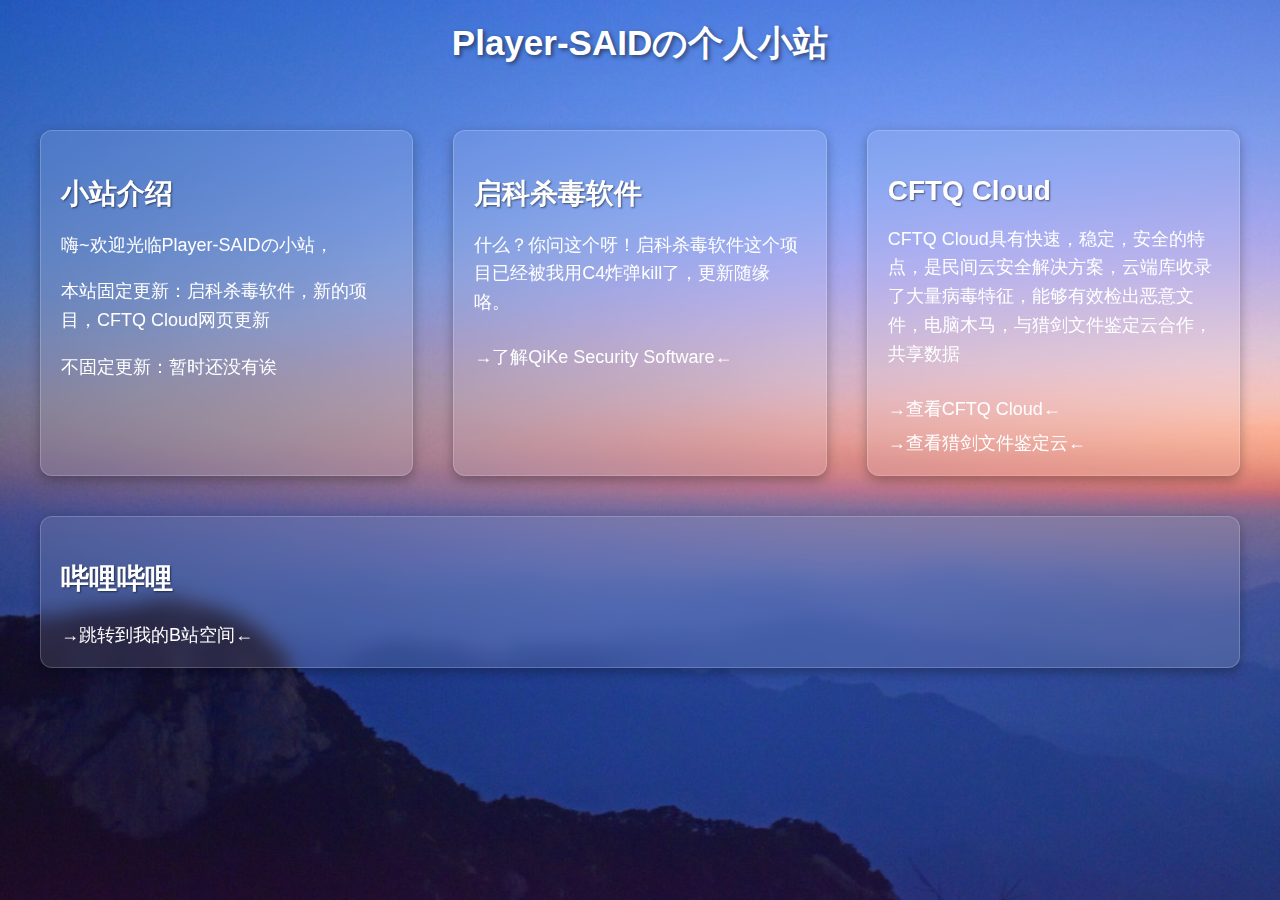
<file: index.html>
<!DOCTYPE html>
<html lang="zh">
<head>
    <meta charset="UTF-8">
    <meta name="viewport" content="width=device-width, initial-scale=1.0">
    <title>Player-SAIDの小站</title>
    <style>
        /* 全局样式 */
        body {
            font-family: Arial, Helvetica, sans-serif;
            margin: 0;
            padding: 0;
            background-image: url('wallpaper.jpg');
            background-size: cover;
            background-repeat: no-repeat;
            background-attachment: fixed; /* 背景图片固定 */
            color: white;
        }

        /* 标题样式 */
        .title {
            text-align: center;
            font-size: 35px;
            color: white;
            text-shadow: 2px 2px 4px rgba(0, 0, 0, 0.5); /* 添加文字阴影 */
            margin-top: 20px;
        }

        /* 主要内容区域 */
        .main-content {
            display: flex;
            flex-wrap: wrap;
            justify-content: space-around;
            padding: 20px;
        }

        /* 卡片样式 */
        .section {
            flex: 1 1 300px;
            margin: 20px;
            padding: 20px;
            background: rgba(255, 255, 255, 0.1); /* 半透明背景 */
            border: 1px solid rgba(255, 255, 255, 0.2);
            border-radius: 12px;
            box-shadow: 0 4px 12px rgba(0, 0, 0, 0.3);
            backdrop-filter: blur(10px); /* 毛玻璃效果 */
            transition: transform 0.3s ease, box-shadow 0.3s ease;
        }

        .section:hover {
            transform: translateY(-10px); /* 悬停时上移 */
            box-shadow: 0 8px 20px rgba(0, 0, 0, 0.5);
        }

        /* 文字样式 */
        .块内文字 {
            font-size: 18px;
            line-height: 1.6;
            color: white;
            font-family: 'Segoe UI', Tahoma, Geneva, Verdana, sans-serif;
        }

        /* 标题样式 */
        .h2 {
            color: white;
            font-size: 28px;
            margin-bottom: 15px;
            text-shadow: 1px 1px 2px rgba(0, 0, 0, 0.5);
        }

        /* 链接样式 */
        .链接样式 {
            color: white;
            text-decoration: none;
            font-size: 18px;
            font-family: 'Segoe UI', Tahoma, Geneva, Verdana, sans-serif;
            transition: color 0.3s ease;
            display: inline-block;
            margin-top: 10px;
        }

        .链接样式:hover {
            color: #00ccff; /* 悬停时变色 */
            text-decoration: underline;
        }

        /* 响应式设计 */
        @media (max-width: 768px) {
            .section {
                flex: 1 1 100%;
                margin: 10px 0;
            }

            .title {
                font-size: 28px;
            }

            .h2 {
                font-size: 24px;
            }

            .块内文字 {
                font-size: 16px;
            }

            .链接样式 {
                font-size: 16px;
            }
        }
    </style>
</head>
<body>
    <div class="header">
        <h1 class="title">Player-SAIDの个人小站</h1>
    </div>
    <div class="main-content">
        <!-- 小站介绍 -->
        <div class="section">
            <h2 class="h2">小站介绍</h2>
            <p class="块内文字">嗨~欢迎光临Player-SAIDの小站，</p>
            <p class="块内文字">本站固定更新：启科杀毒软件，新的项目，CFTQ Cloud网页更新</p>
            <p class="块内文字">不固定更新：暂时还没有诶</p>
        </div>

        <!-- 启科杀毒软件 -->
        <div class="section">
            <h2 class="h2">启科杀毒软件</h2>
            <p class="块内文字">什么？你问这个呀！启科杀毒软件这个项目已经被我用C4炸弹kill了，更新随缘咯。</p>
            <a href="./QiKe Security Software.html" class="链接样式">→了解QiKe Security Software←</a>
        </div>

        <!-- CFTQ Cloud -->
        <div class="section">
            <h2 class="h2">CFTQ Cloud</h2>
            <p class="块内文字">CFTQ Cloud具有快速，稳定，安全的特点，是民间云安全解决方案，云端库收录了大量病毒特征，能够有效检出恶意文件，电脑木马，与猎剑文件鉴定云合作，共享数据</p>
            <a href="http://cftqcloud.czkyun.pw" class="链接样式">→查看CFTQ Cloud←</a>
            <br>
            <a href="https://c.hezhongkj.top/" class="链接样式">→查看猎剑文件鉴定云←</a>
        </div>

        <!-- 哔哩哔哩 -->
        <div class="section">
            <h2 class="h2">哔哩哔哩</h2>
            <a href="https://space.bilibili.com/3493089257720124?spm_id_from=333.1007.0.0" class="链接样式">→跳转到我的B站空间←</a>
        </div>
    </div>
</body>
</html>
</file>
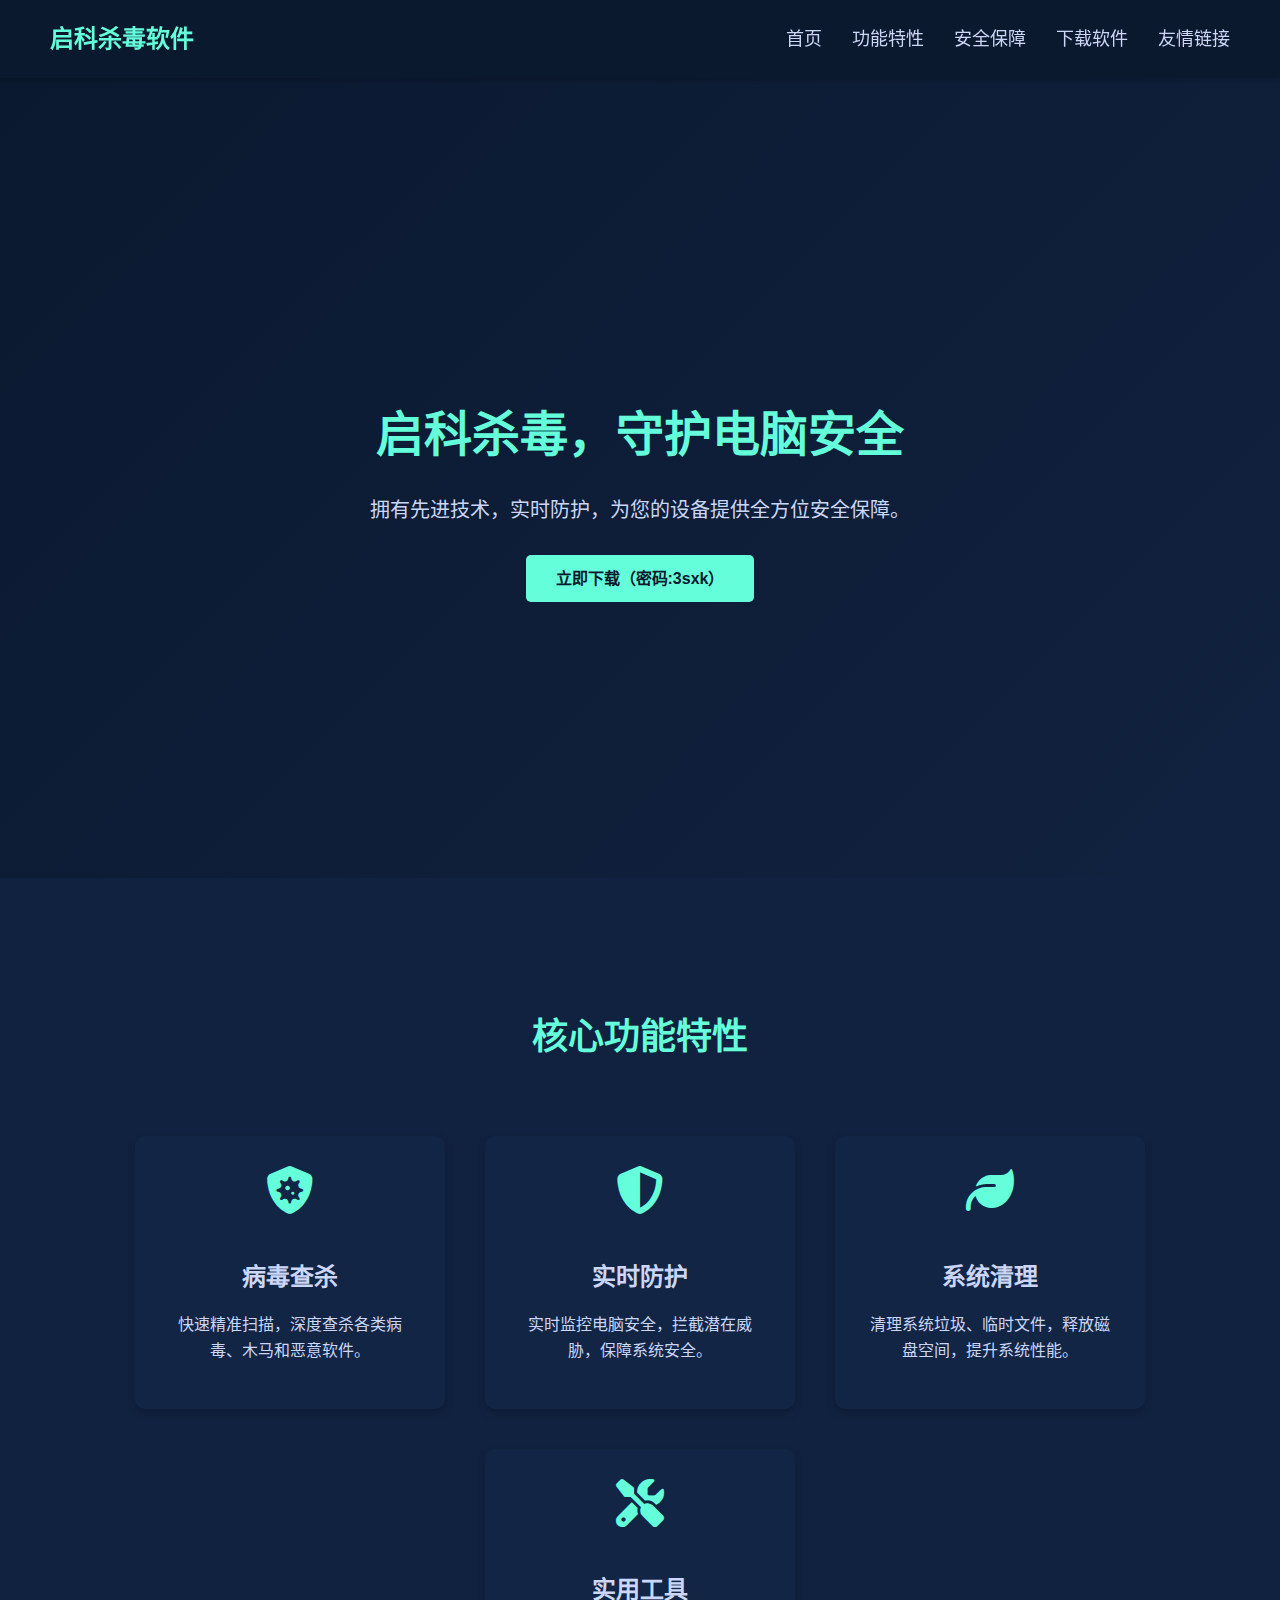
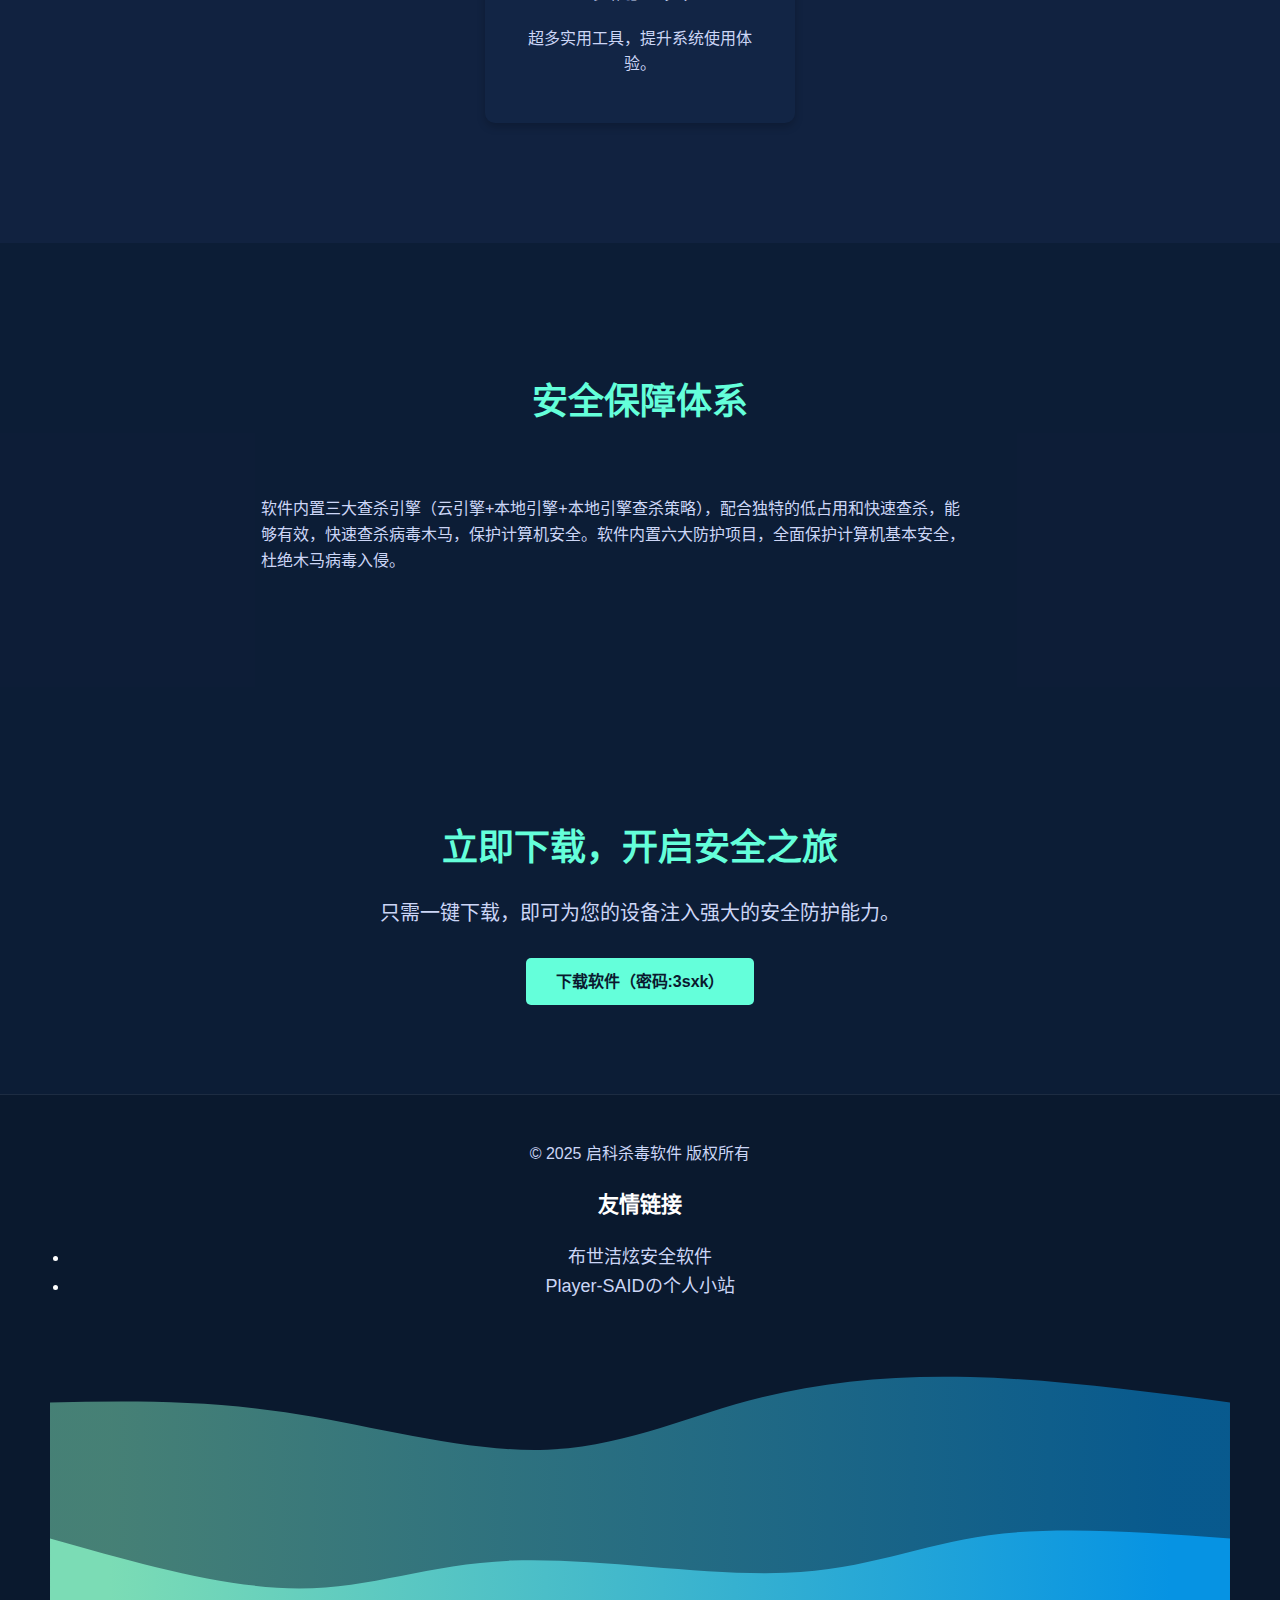
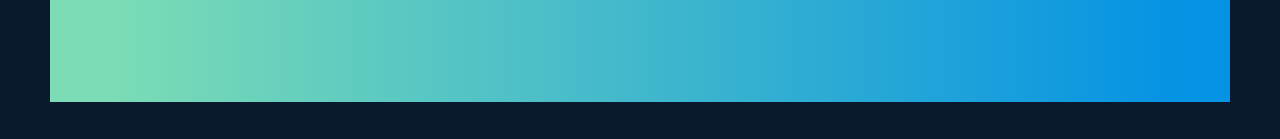
<file: Qike/index.html>
<!DOCTYPE html>
<html lang="zh-CN">
<head>
    <meta charset="UTF-8">
    <meta name="viewport" content="width=device-width, initial-scale=1.0">
    <title>启科杀毒软件</title>
    <link rel="stylesheet" href="styles.css">
    <link rel="stylesheet" href="https://cdnjs.cloudflare.com/ajax/libs/font-awesome/6.4.2/css/all.min.css">
    <link rel="icon" href="./Qike.jpg" type="image/x-icon">
    <link rel="shortcut icon" href="./Qike.jpg" type="image/x-icon">
</head>
<body>
    <!-- 导航栏 -->
    <header>
        <p>启科杀毒软件</p>
        <nav>
            <ul>
                <li><a href="#home">首页</a></li>
                <li><a href="#fea">功能特性</a></li>
                <li><a href="#sec">安全保障</a></li>
                <li><a href="#download">下载软件</a></li>
                <li><a href="#friend-links">友情链接</a></li>
            </ul>
        </nav>
    </header>
    <!-- 英雄区域 -->
    <section class="hero" id="home">
        <div class="hero-content">
            <h1>启科杀毒，守护电脑安全</h1>
            <p>拥有先进技术，实时防护，为您的设备提供全方位安全保障。</p>
            <a href="https://fengchedownload.lanzn.com/b00ocn4fpa" class="btn">立即下载（密码:3sxk）</a>
        </div>
    </section>
    <!-- 功能特性区域 -->
    <section class="features" id="fea">
        <h2>核心功能特性</h2>
        <div class="feature-container">
            <div class="feature">
                <i class="fa-solid fa-shield-virus"></i>
                <h3>病毒查杀</h3>
                <p>快速精准扫描，深度查杀各类病毒、木马和恶意软件。</p>
            </div>
            <div class="feature">
                <i class="fa-solid fa-shield-halved"></i>
                <h3>实时防护</h3>
                <p>实时监控电脑安全，拦截潜在威胁，保障系统安全。</p>
            </div>
            <div class="feature">
                <i class="fa-solid fa-leaf"></i>
                <h3>系统清理</h3>
                <p>清理系统垃圾、临时文件，释放磁盘空间，提升系统性能。</p>
            </div>
            <div class="feature">
                <i class="fa-solid fa-tools"></i>
                <h3>实用工具</h3>
                <p>超多实用工具，提升系统使用体验。</p>
            </div>
        </div>
    </section>
    <!-- 安全保障区域 -->
    <section class="security" id="sec">
        <h2>安全保障体系</h2>
        <div class="security-content">
            <div class="security-text">
                <p>软件内置三大查杀引擎（云引擎+本地引擎+本地引擎查杀策略），配合独特的低占用和快速查杀，能够有效，快速查杀病毒木马，保护计算机安全。软件内置六大防护项目，全面保护计算机基本安全，杜绝木马病毒入侵。</p>
            </div>
        </div>
    </section>
    <!-- 下载区域 -->
    <section class="download" id="download">
        <h2>立即下载，开启安全之旅</h2>
        <p>只需一键下载，即可为您的设备注入强大的安全防护能力。</p>
        <a href="https://fengchedownload.lanzn.com/b00ocn4fpa" class="btn">下载软件（密码:3sxk）</a>
    </section>
    <!-- 页脚 -->
    <footer>
        <p>&copy; 2025 启科杀毒软件 版权所有</p>
        <div class="friend-links" id="friend-links">
            <h3>友情链接</h3>
            <div class="friend-links"><li><a href="http://bsjx-cpp.github.io" target="_blank" class="friend-links">布世洁炫安全软件</a></li></div>
            <div class="friend-links"><li><a href="http://player-said.github.io" target="_blank" class="friend-links">Player-SAIDの个人小站</a></li></div>
        </div>
        <div><svg width="100%" height="100%" id="svg" viewBox="0 0 1440 490" xmlns="http://www.w3.org/2000/svg" class="transition duration-300 ease-in-out delay-150"><style>
            .path-0{
              animation:pathAnim-0 4s;
              animation-timing-function: linear;
              animation-iteration-count: infinite;
            }
            @keyframes pathAnim-0{
              0%{
                d: path("M 0,500 L 0,125 C 92.12440191387557,123.32535885167464 184.24880382775115,121.65071770334927 287,137 C 389.75119617224885,152.34928229665073 503.12918660287096,184.7224880382775 598,183 C 692.870813397129,181.2775119617225 769.2344497607653,145.45933014354065 852,123 C 934.7655502392347,100.54066985645935 1023.9330143540672,91.44019138755982 1123,94 C 1222.0669856459328,96.55980861244018 1331.0334928229663,110.77990430622009 1440,125 L 1440,500 L 0,500 Z");
              }
              25%{
                d: path("M 0,500 L 0,125 C 93.20574162679424,159.60287081339715 186.41148325358847,194.20574162679426 286,177 C 385.5885167464115,159.79425837320574 491.5598086124403,90.77990430622009 576,89 C 660.4401913875597,87.22009569377991 723.3492822966507,152.67464114832535 811,177 C 898.6507177033493,201.32535885167465 1011.0430622009569,184.52153110047846 1120,169 C 1228.956937799043,153.47846889952154 1334.4784688995214,139.23923444976077 1440,125 L 1440,500 L 0,500 Z");
              }
              50%{
                d: path("M 0,500 L 0,125 C 128.50717703349284,142.68421052631578 257.0143540669857,160.3684210526316 341,165 C 424.9856459330143,169.6315789473684 464.4497607655501,161.21052631578948 547,137 C 629.5502392344499,112.7894736842105 755.1866028708135,72.78947368421052 868,84 C 980.8133971291865,95.21052631578948 1080.8038277511962,157.63157894736844 1174,173 C 1267.1961722488038,188.36842105263156 1353.598086124402,156.68421052631578 1440,125 L 1440,500 L 0,500 Z");
              }
              75%{
                d: path("M 0,500 L 0,125 C 78.76555023923447,116.83732057416267 157.53110047846894,108.67464114832536 253,117 C 348.46889952153106,125.32535885167464 460.6411483253588,150.13875598086125 558,148 C 655.3588516746412,145.86124401913875 737.9043062200957,116.77033492822966 839,101 C 940.0956937799043,85.22966507177034 1059.7416267942583,82.7799043062201 1163,89 C 1266.2583732057417,95.2200956937799 1353.129186602871,110.11004784688996 1440,125 L 1440,500 L 0,500 Z");
              }
              100%{
                d: path("M 0,500 L 0,125 C 92.12440191387557,123.32535885167464 184.24880382775115,121.65071770334927 287,137 C 389.75119617224885,152.34928229665073 503.12918660287096,184.7224880382775 598,183 C 692.870813397129,181.2775119617225 769.2344497607653,145.45933014354065 852,123 C 934.7655502392347,100.54066985645935 1023.9330143540672,91.44019138755982 1123,94 C 1222.0669856459328,96.55980861244018 1331.0334928229663,110.77990430622009 1440,125 L 1440,500 L 0,500 Z");
              }
            }</style><defs><linearGradient id="gradient" x1="0%" y1="50%" x2="100%" y2="50%"><stop offset="5%" stop-color="#7bdcb5"></stop><stop offset="95%" stop-color="#0693e3"></stop></linearGradient></defs><path d="M 0,500 L 0,125 C 92.12440191387557,123.32535885167464 184.24880382775115,121.65071770334927 287,137 C 389.75119617224885,152.34928229665073 503.12918660287096,184.7224880382775 598,183 C 692.870813397129,181.2775119617225 769.2344497607653,145.45933014354065 852,123 C 934.7655502392347,100.54066985645935 1023.9330143540672,91.44019138755982 1123,94 C 1222.0669856459328,96.55980861244018 1331.0334928229663,110.77990430622009 1440,125 L 1440,500 L 0,500 Z" stroke="none" stroke-width="0" fill="url(#gradient)" fill-opacity="0.53" class="transition-all duration-300 ease-in-out delay-150 path-0"></path><style>
            .path-1{
              animation:pathAnim-1 4s;
              animation-timing-function: linear;
              animation-iteration-count: infinite;
            }
            @keyframes pathAnim-1{
              0%{
                d: path("M 0,500 L 0,291 C 107.65550239234452,321.4593301435407 215.31100478468903,351.91866028708137 304,352 C 392.68899521531097,352.08133971291863 462.4114832535885,321.7846889952153 564,318 C 665.5885167464115,314.2153110047847 799.043062200957,336.9425837320574 898,333 C 996.956937799043,329.0574162679426 1061.4162679425838,298.444976076555 1146,287 C 1230.5837320574162,275.555023923445 1335.2918660287082,283.2775119617225 1440,291 L 1440,500 L 0,500 Z");
              }
              25%{
                d: path("M 0,500 L 0,291 C 82.45933014354068,285.4976076555024 164.91866028708137,279.99521531100476 275,294 C 385.08133971291863,308.00478468899524 522.7846889952153,341.5167464114833 618,349 C 713.2153110047847,356.4832535885167 765.9425837320574,337.93779904306217 856,335 C 946.0574162679426,332.06220095693783 1073.4449760765551,344.732057416268 1177,340 C 1280.5550239234449,335.267942583732 1360.2775119617224,313.13397129186603 1440,291 L 1440,500 L 0,500 Z");
              }
              50%{
                d: path("M 0,500 L 0,291 C 78.74641148325358,274.8086124401914 157.49282296650716,258.61722488038276 250,248 C 342.50717703349284,237.38277511961724 448.77511961722496,232.3397129186603 548,231 C 647.224880382775,229.6602870813397 739.4066985645932,232.02392344497608 832,241 C 924.5933014354068,249.97607655502392 1017.598086124402,265.5645933014354 1119,275 C 1220.401913875598,284.4354066985646 1330.200956937799,287.71770334928226 1440,291 L 1440,500 L 0,500 Z");
              }
              75%{
                d: path("M 0,500 L 0,291 C 87.48325358851676,282.60765550239233 174.96650717703352,274.21531100478467 276,274 C 377.0334928229665,273.78468899521533 491.6172248803829,281.7464114832536 594,283 C 696.3827751196171,284.2535885167464 786.5645933014354,278.799043062201 889,294 C 991.4354066985646,309.200956937799 1106.1244019138755,345.05741626794253 1200,348 C 1293.8755980861245,350.94258373205747 1366.9377990430621,320.97129186602876 1440,291 L 1440,500 L 0,500 Z");
              }
              100%{
                d: path("M 0,500 L 0,291 C 107.65550239234452,321.4593301435407 215.31100478468903,351.91866028708137 304,352 C 392.68899521531097,352.08133971291863 462.4114832535885,321.7846889952153 564,318 C 665.5885167464115,314.2153110047847 799.043062200957,336.9425837320574 898,333 C 996.956937799043,329.0574162679426 1061.4162679425838,298.444976076555 1146,287 C 1230.5837320574162,275.555023923445 1335.2918660287082,283.2775119617225 1440,291 L 1440,500 L 0,500 Z");
              }
            }</style><defs><linearGradient id="gradient" x1="0%" y1="50%" x2="100%" y2="50%"><stop offset="5%" stop-color="#7bdcb5"></stop><stop offset="95%" stop-color="#0693e3"></stop></linearGradient></defs><path d="M 0,500 L 0,291 C 107.65550239234452,321.4593301435407 215.31100478468903,351.91866028708137 304,352 C 392.68899521531097,352.08133971291863 462.4114832535885,321.7846889952153 564,318 C 665.5885167464115,314.2153110047847 799.043062200957,336.9425837320574 898,333 C 996.956937799043,329.0574162679426 1061.4162679425838,298.444976076555 1146,287 C 1230.5837320574162,275.555023923445 1335.2918660287082,283.2775119617225 1440,291 L 1440,500 L 0,500 Z" stroke="none" stroke-width="0" fill="url(#gradient)" fill-opacity="1" class="transition-all duration-300 ease-in-out delay-150 path-1"></path></svg></div>
    </footer>
</body>
</html>
</file>
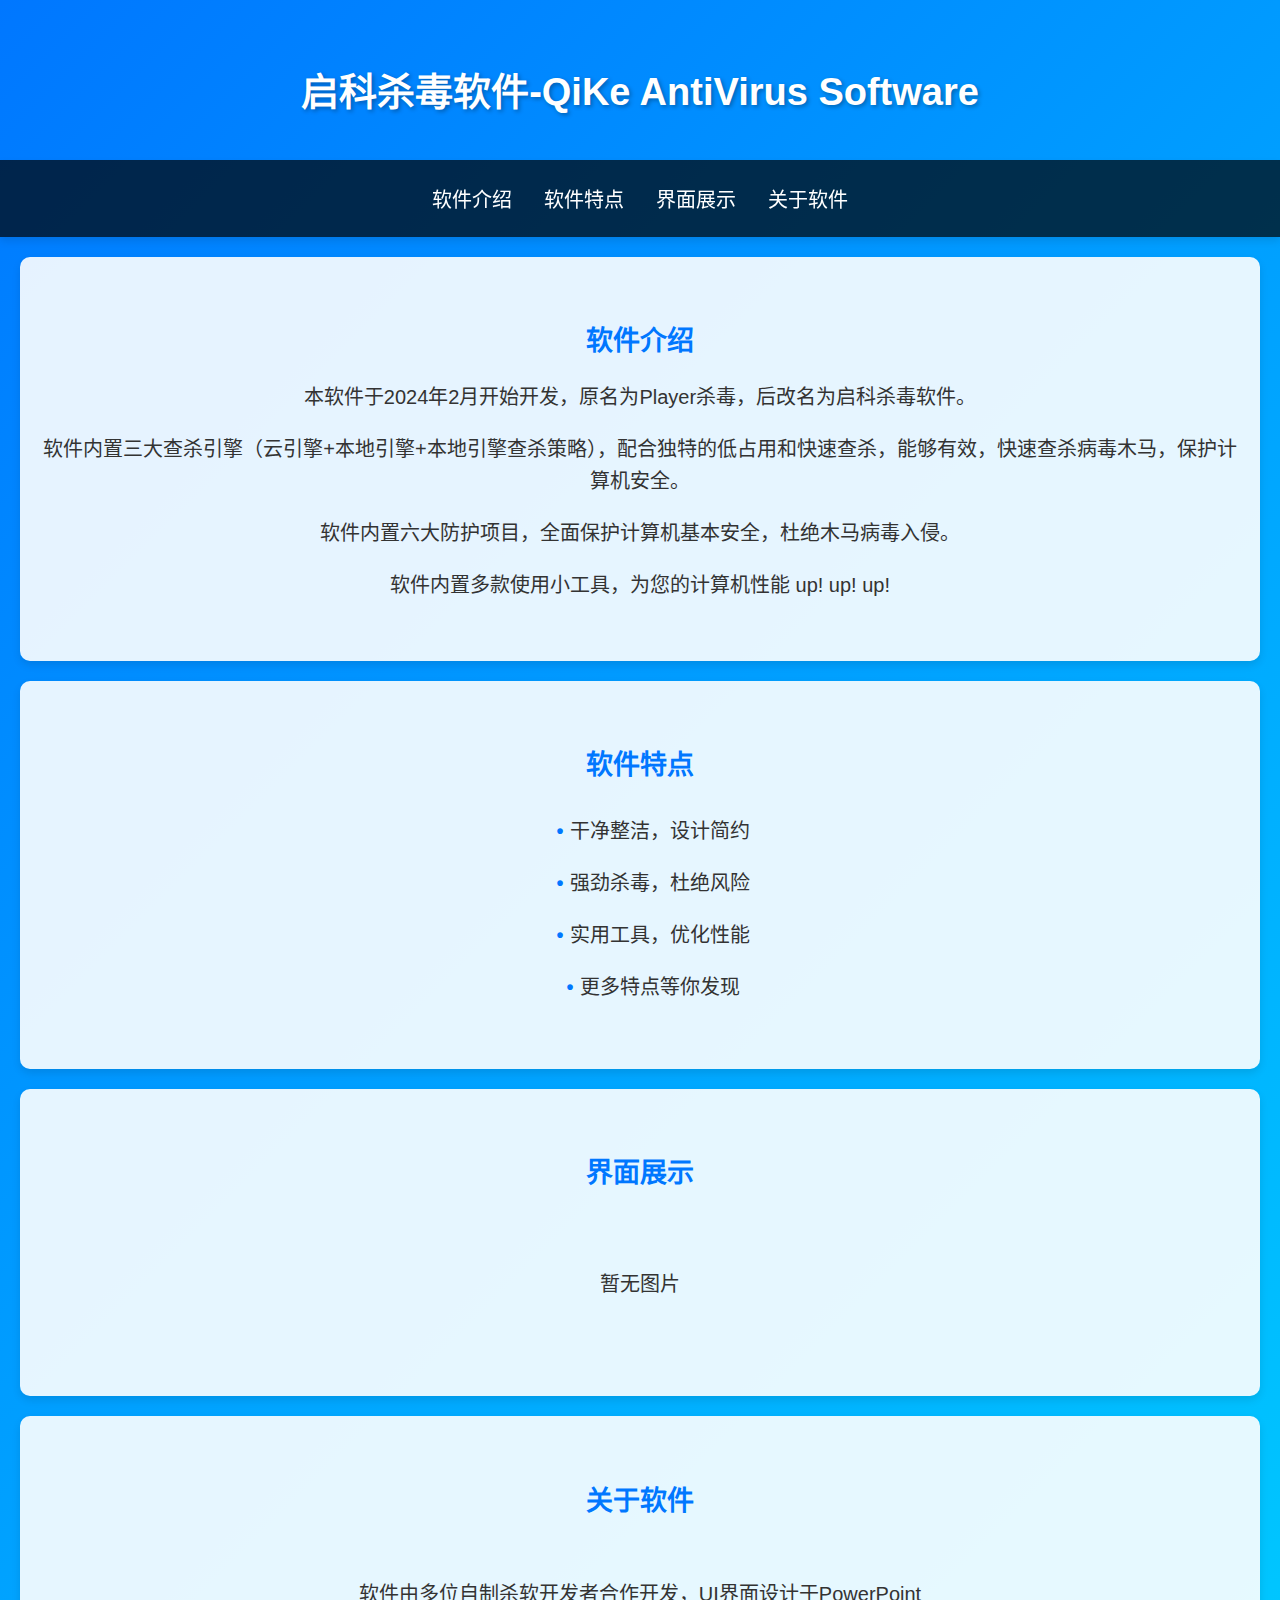
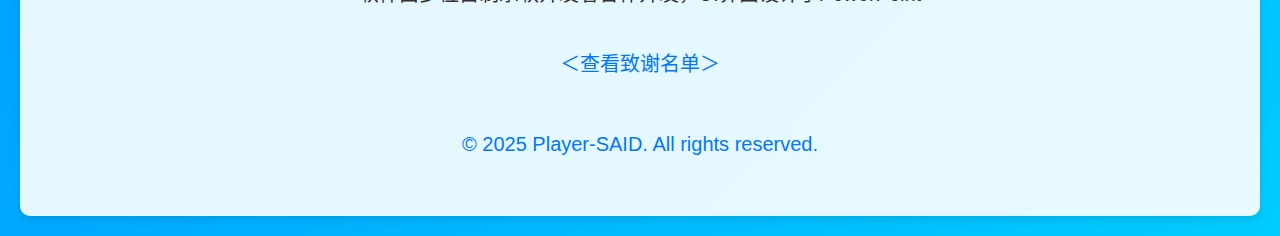
<file: QiKe Security Software.html>
<!DOCTYPE html>
<html lang="zh-CN">
<head>
    <meta charset="UTF-8">
    <meta name="viewport" content="width=device-width, initial-scale=1.0">
    <title>安全软件网页</title>
    <style>
        body {
            font-family: Arial, sans-serif;
            margin: 0;
            padding: 0;
            text-align: center;
            background: linear-gradient(135deg, #0077ff, #00ccff);
            color: #ffffff;
        }
        .navbar {
            display: flex;
            justify-content: center;
            align-items: center;
            background-color: rgba(0, 0, 0, 0.7);
            padding: 10px 0;
            font-size: 20px;
            font-family: 'Lucida Sans', 'Lucida Sans Regular', 'Lucida Grande', 'Lucida Sans Unicode', Geneva, Verdana, sans-serif;
            box-shadow: 0 4px 8px rgba(0, 0, 0, 0.1);
            position: sticky;
            top: 0;
            z-index: 1000;
        }
        .navbar a {
            color: #ffffff;
            text-decoration: none;
            padding: 14px 16px;
            transition: background-color 0.3s ease, color 0.3s ease;
        }
        .navbar a:hover {
            background-color: #ffffff;
            color: #0077ff;
            border-radius: 5px;
        }
        .content {
            padding: 40px 20px;
            background-color: rgba(255, 255, 255, 0.9);
            margin: 20px;
            border-radius: 10px;
            box-shadow: 0 4px 8px rgba(0, 0, 0, 0.1);
            color: #333333;
        }
        .centered {
            text-align: center;
        }
        h2 {
            color: #0077ff;
            font-size: 27px;
            font-family: 'Lucida Sans', 'Lucida Sans Regular', 'Lucida Grande', 'Lucida Sans Unicode', Geneva, Verdana, sans-serif;
        }
        .title {
            color: #ffffff;
            font-size: 38px;
            font-family: 'Lucida Sans', 'Lucida Sans Regular', 'Lucida Grande', 'Lucida Sans Unicode', Geneva, Verdana, sans-serif;
            text-shadow: 2px 2px 4px rgba(0, 0, 0, 0.3);
        }
        .words {
            font-size: 20px;
            font-family: 'Lucida Sans', 'Lucida Sans Regular', 'Lucida Grande', 'Lucida Sans Unicode', Geneva, Verdana, sans-serif;
            line-height: 1.6;
        }
        .版权 {
            font-size: 20px;
            text-align: center;
            color: #0077ff;
        }
        .链接样式 {
            text-decoration: none;
            font-size: 20px;
            color: #0077ff;
            font-family: 'Franklin Gothic Medium', 'Arial Narrow', Arial, sans-serif;
            transition: color 0.3s ease;
        }
        .链接样式:hover {
            color: #003399;
        }
        .content li {
            list-style-type: none;
            padding: 10px 0;
        }
        .content li::before {
            content: "•";
            color: #0077ff;
            font-weight: bold;
            display: inline-block;
            width: 1em;
            margin-left: -1em;
        }
    </style>
</head>
<body>
    <br>
    <br>
    <div class="centered"><h1 class="title">启科杀毒软件-QiKe AntiVirus Software</h1></div>
    <br>
    <div class="navbar">
        <a href="#介绍">软件介绍</a>
        <a href="#特点">软件特点</a>
        <a href="#界面">界面展示</a>
        <a href="#关于">关于软件</a>
    </div>

    <div class="content" id="介绍">
        <h2>软件介绍</h2>
        <p class="words">本软件于2024年2月开始开发，原名为Player杀毒，后改名为启科杀毒软件。</p>
        <p class="words">软件内置三大查杀引擎（云引擎+本地引擎+本地引擎查杀策略），配合独特的低占用和快速查杀，能够有效，快速查杀病毒木马，保护计算机安全。</p>
        <p class="words">软件内置六大防护项目，全面保护计算机基本安全，杜绝木马病毒入侵。</p>
        <p class="words">软件内置多款使用小工具，为您的计算机性能 up! up! up!</p>
    </div>
    <div class="content" id="特点">
        <h2>软件特点</h2>
        <ul>
            <li class="words">干净整洁，设计简约</li>
            <li class="words">强劲杀毒，杜绝风险</li>
            <li class="words">实用工具，优化性能</li>
            <li class="words">更多特点等你发现</li>
        </ul>
    </div>
    <div class="content" id="界面">
        <h2>界面展示</h2>
        <br>
        <br>
        <p class="words">暂无图片</p>
        <br>
        <br>
    </div>
    <div class="content" id="关于">
        <h2>关于软件</h2>
        <br>
        <p class="words">软件由多位自制杀软开发者合作开发，UI界面设计于PowerPoint</p>
        <br>
        <a href="https://github.com/Player-SAID/Player-SAID.github.io/blob/b0b9ddfc17d029851b0c25263e50117a63530e91/Credit.txt" class="链接样式">＜查看致谢名单＞</a>
        <br>
        <br>
        <br>
        <p class="版权">&copy; 2025 Player-SAID. All rights reserved.</p>
    </div>
</body>
</html>
</file>
<file: Qike/styles.css>
/* 全局样式 */
body {
    font-family: 'Open Sans', sans-serif;
    margin: 0;
    padding: 0;
    background-color: #0a192f;
    color: #ccd6f6;
    line-height: 1.6;
}

header {
    display: flex;
    justify-content: space-between;
    align-items: center;
    padding: 20px 50px;
    background-color: rgba(10, 25, 47, 0.9);
    box-shadow: 0 2px 4px rgba(0, 0, 0, 0.2);
    position: sticky;
    top: 0;
    z-index: 100;
}

header p {
    font-size: 24px;
    font-weight: bold;
    color: #64ffda;
    margin: 0;
}

nav ul {
    list-style-type: none;
    margin: 0;
    padding: 0;
    display: flex;
}

nav ul li {
    margin-left: 30px;
}

nav ul li a {
    text-decoration: none;
    color: #ccd6f6;
    transition: color 0.3s ease;
    font-size: 18px;
}

nav ul li a:hover {
    color: #64ffda;
}

.hero {
    display: flex;
    justify-content: center;
    align-items: center;
    padding: 100px 50px;
    height: 600px;
    position: relative;
    overflow: hidden;
    background: linear-gradient(135deg, #0a192f, #112240);
}

.hero-content {
    text-align: center;
    max-width: 800px;
}

.hero h1 {
    font-size: 48px;
    margin-bottom: 20px;
    color: #64ffda;
    animation: fadeIn 1.5s ease-in-out;
}

.hero p {
    font-size: 20px;
    margin-bottom: 40px;
    animation: fadeIn 2s ease-in-out;
}

.btn {
    background-color: #64ffda;
    color: #0a192f;
    padding: 15px 30px;
    border-radius: 5px;
    text-decoration: none;
    font-weight: bold;
    transition: background-color 0.3s ease, transform 0.3s ease;
    animation: fadeIn 2.5s ease-in-out;
}

.btn:hover {
    background-color: #50cba9;
    transform: scale(1.05);
}

@keyframes fadeIn {
    from {
        opacity: 0;
    }
    to {
        opacity: 1;
    }
}

.features {
    text-align: center;
    padding: 100px 50px;
    background-color: #112240;
}

.features h2 {
    font-size: 36px;
    margin-bottom: 50px;
    color: #64ffda;
}

.feature-container {
    display: flex;
    justify-content: center;
    flex-wrap: wrap;
}

.feature {
    width: 250px;
    margin: 20px;
    padding: 30px;
    background-color: rgba(20, 39, 73, 0.5);
    border-radius: 10px;
    box-shadow: 0 4px 8px rgba(0, 0, 0, 0.2);
    transition: transform 0.3s ease, box-shadow 0.3s ease;
}

.feature:hover {
    transform: translateY(-10px);
    box-shadow: 0 8px 16px rgba(0, 0, 0, 0.3);
}

.feature i {
    font-size: 48px;
    color: #64ffda;
    margin-bottom: 20px;
}

.feature h3 {
    font-size: 24px;
    margin-bottom: 10px;
}

.security {
    text-align: center;
    padding: 100px 50px;
    background-color: rgba(20, 39, 73, 0.3);
}

.security h2 {
    font-size: 36px;
    margin-bottom: 50px;
    color: #64ffda;
}

.security-content {
    display: flex;
    justify-content: center;
    align-items: center;
}

.security-text {
    width: 60%;
    text-align: left;
    margin-right: 50px;
}

.download {
    text-align: center;
    padding: 100px 50px;
    background-color: rgba(20, 39, 73, 0.3);
}

.download h2 {
    font-size: 36px;
    margin-bottom: 20px;
    color: #64ffda;
}

.download p {
    font-size: 20px;
    margin-bottom: 40px;
}

footer {
    text-align: center;
    padding: 30px 50px;
    background-color: rgba(10, 25, 47, 0.9);
    border-top: 1px solid rgba(204, 214, 246, 0.1);
}

.footer-links a {
    margin: 0 15px;
    text-decoration: none;
    color: #ccd6f6;
    transition: color 0.3s ease;
}

.footer-links a:hover {
    color: #64ffda;
}

.social-media a {
    margin: 0 10px;
    color: #ccd6f6;
    font-size: 24px;
    transition: color 0.3s ease;
}

.social-media a:hover {
    color: #64ffda;
}

.friend-links {
    color: white;
    text-decoration: none;
    font-size: 18px;
    margin: 0 10px;
    transition: color 0.3s ease;
    text-align: center;
}

.friend-links a {
    color: #ccd6f6;
    text-decoration: none;
    transition: color 0.3s ease;
}

.friend-links a:hover {
    color: #64ffda;
}

/* 动画效果 */
@keyframes float {
    0% {
        transform: translateY(0);
    }
    50% {
        transform: translateY(-20px);
    }
    100% {
        transform: translateY(0);
    }
}

/* 响应式设计 */
@media (max-width: 768px) {
    header {
        flex-direction: column;
        text-align: center;
    }

    nav ul {
        flex-direction: column;
        margin-top: 10px;
    }

    nav ul li {
        margin: 10px 0;
    }

    .hero {
        height: auto;
        padding: 50px 20px;
    }

    .hero-content {
        width: 100%;
    }

    .features, .security, .download {
        padding: 50px 20px;
    }

    .feature-container {
        flex-direction: column;
        align-items: center;
    }

    .feature {
        width: 80%;
    }

    .security-content {
        flex-direction: column;
    }

    .security-text {
        width: 100%;
        margin-right: 0;
        text-align: center;
    }
}
</file>
